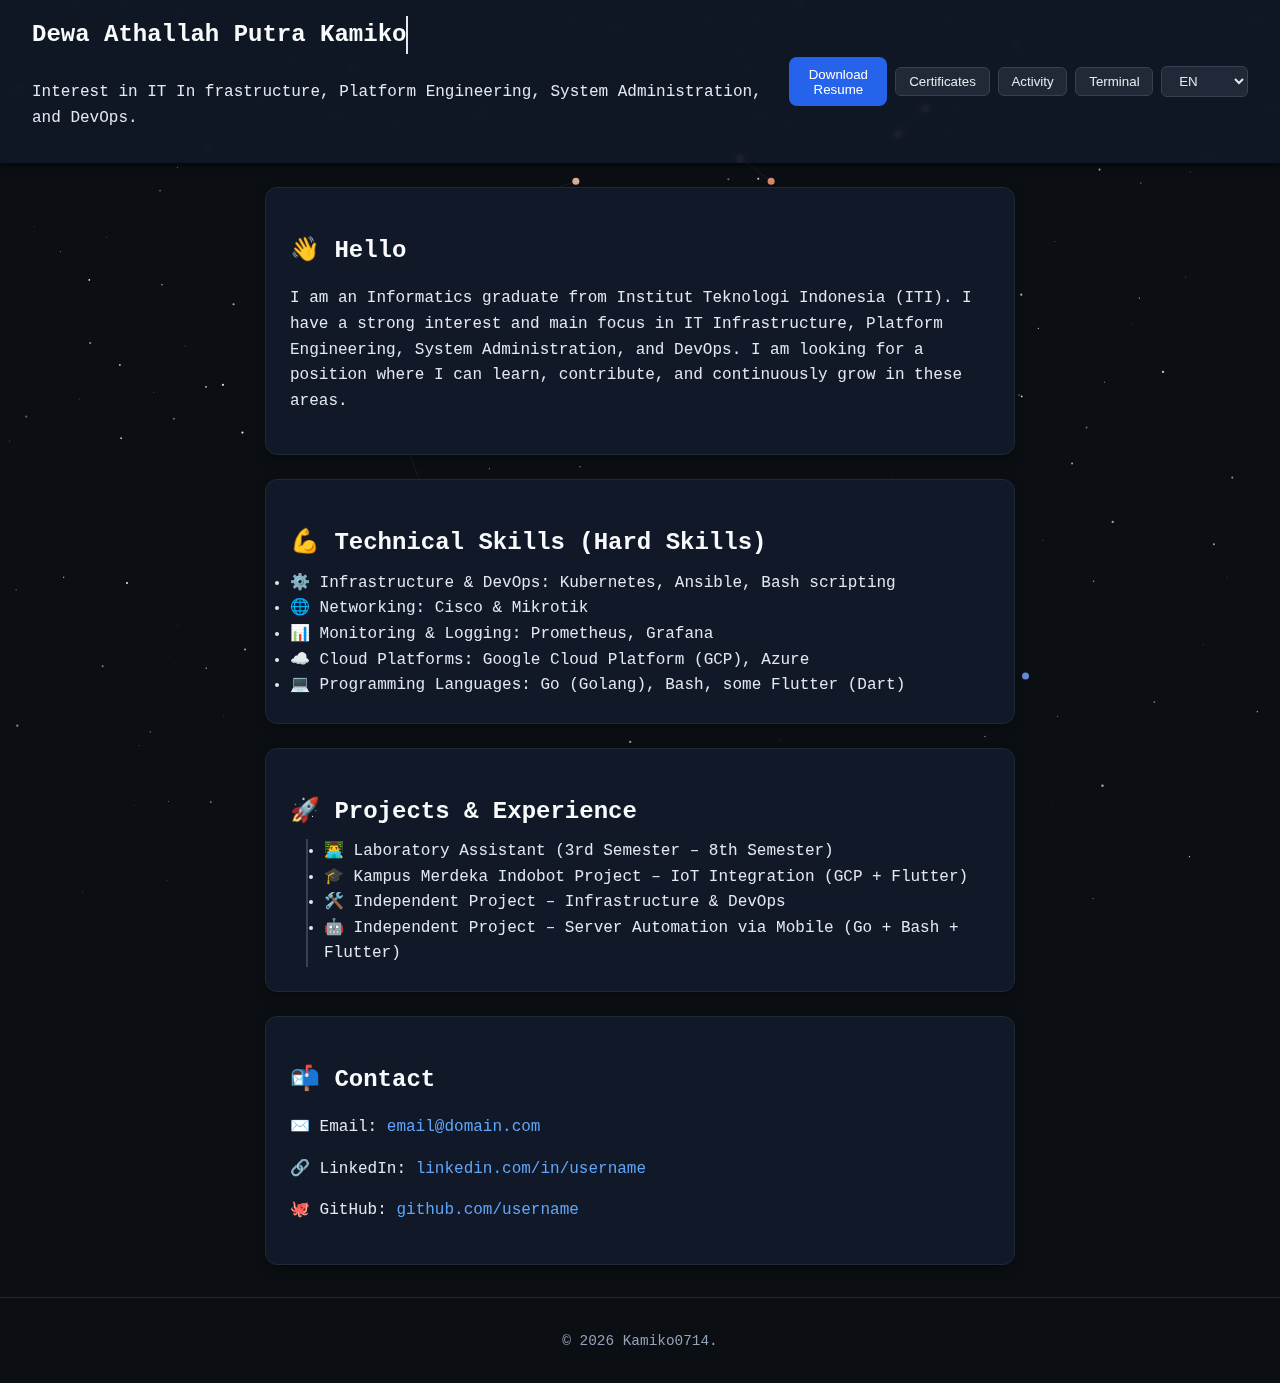
<file: Portofolio/index.html>
<!DOCTYPE html>
<html lang="id">
<head>
  <meta charset="UTF-8">
  <meta name="viewport" content="width=device-width, initial-scale=1.0">
  <title>Kamiko's Portofolio</title>
  <link rel="stylesheet" href="style.css">
</head>
<body>
  <canvas id="starfield"></canvas>
  <!-- Header -->
  <header>
    <div>
      <h1 id="name" class="typing">Dewa Athallah Putra Kamiko</h1>
      <p id="role">Interest in IT In  frastructure, Platform Engineering, System Administration, and DevOps.</p>
    </div>
    <nav>
      <button id="downloadBtn" class="glow-btn">Download CV</button>
      <button id="certBtn">Sertifikat</button>
      <button id="projBtn">Kegiatan</button>
      <button id="terminal-btn">Terminal</button>
      <select aria-label="label for the select" id="lang-switcher">
        <option value="id">ID</option>
        <option value="en">EN</option>
        <option value="jp">日本語</option>
      </select>
    </nav>
  </header>

  <!-- Halo Section -->
  <section class="card">
    <h2 id="hello-title">Halo 👋</h2>
    <p id="hello-text">
      Saya lulusan Informatika dari Institut Teknologi Indonesia (ITI) dengan minat dan fokus utama yang kuat di bidang IT Infrastructure, Platform Engineering, System Administration, dan DevOps. Saya mencari posisi di mana saya bisa belajar, berkontribusi, dan terus berkembang di area tersebut.
    </p>
  </section>

  <!-- Skills Section -->
  <section class="card">
    <h2 id="skills-title">Kemampuan Teknis (Hard Skills)</h2>
    <div id="skills-list">
      <span class="badge">Kubernetes</span>
      <span class="badge">Ansible</span>
      <span class="badge">Bash Scripting</span>
      <span class="badge">Cisco</span>
      <span class="badge">Mikrotik</span>
      <span class="badge">Prometheus</span>
      <span class="badge">Grafana</span>
      <span class="badge">Google Cloud</span>
      <span class="badge">Azure</span>
      <span class="badge">Go (Golang)</span>
      <span class="badge">Bash</span>
      <span class="badge">Flutter (Dart)</span>
    </div>
  </section>

<!-- Kegiatan Section -->
<section class="card">
  <h2 id="projects-title">Kegiatan & Pengalaman</h2>
  <div class="timeline" id="projects-desc">
    <div class="timeline-item">Asisten Laboratorium (Semester 3 – Semester 8)</div>
    <div class="timeline-item">Kegiatan Kampus Merdeka Indobot – Integrasi IoT (GCP + Flutter)</div>
    <div class="timeline-item">Kegiatan Mandiri – Infrastruktur & DevOps</div>
    <div class="timeline-item">Kegiatan Mandiri – Otomasi Server via Mobile (Go + Bash + Flutter)</div>
  </div>
</section>

  <!-- Contact Section -->
  <section class="card">
    <h2 id="contact-title">📬 Kontak</h2>
    <p>✉️ Email: <a href="mailto:email@domain.com">email@domain.com</a></p>
    <p>🔗 LinkedIn: <a href="https://linkedin.com/in/username">linkedin.com/in/username</a></p>
    <p>🐙 GitHub: <a href="https://github.com/username">github.com/username</a></p>
  </section>

  <!-- Terminal Modal -->
  <div class="modal" id="terminal-modal">
    <div class="modal-content">
      <span class="close-btn" id="close-terminal">X</span>
      <div class="terminal" id="terminal-box">
        <div class="output" id="terminal-welcome"></div>
        <div class="output" id="terminal-help"></div>
        <div id="output-container"></div>
        <div class="input-line">
          <label for="command-input" class="prompt">visitor@portfolio:~$</label>
          <input type="text" id="command-input" autofocus>
        </div>
      </div>
      <div class="locked-overlay" id="jp-locked" style="display:none;">
        <p>申し訳ありませんが、現在管理者は日本語を勉強中です。<br>
        Sorry, the admin is still learning Japanese for better results.</p>
      </div>
    </div>
  </div>

  <!-- Footer -->
  <footer>
    © <script>document.write(new Date().getFullYear());</script> <span id="footer-name">Kamiko0714</span>.
  </footer>

  <!-- Js  Files -->
  <script src="starfield.js"></script>
  <script src="js/lang-id.js" defer></script>
  <script src="js/lang-en.js" defer></script>
  <script src="js/lang-jp.js" defer></script>

  <!-- Main Script -->
  <script src="js/main.js" defer></script>  
</body>
</html>
</file>
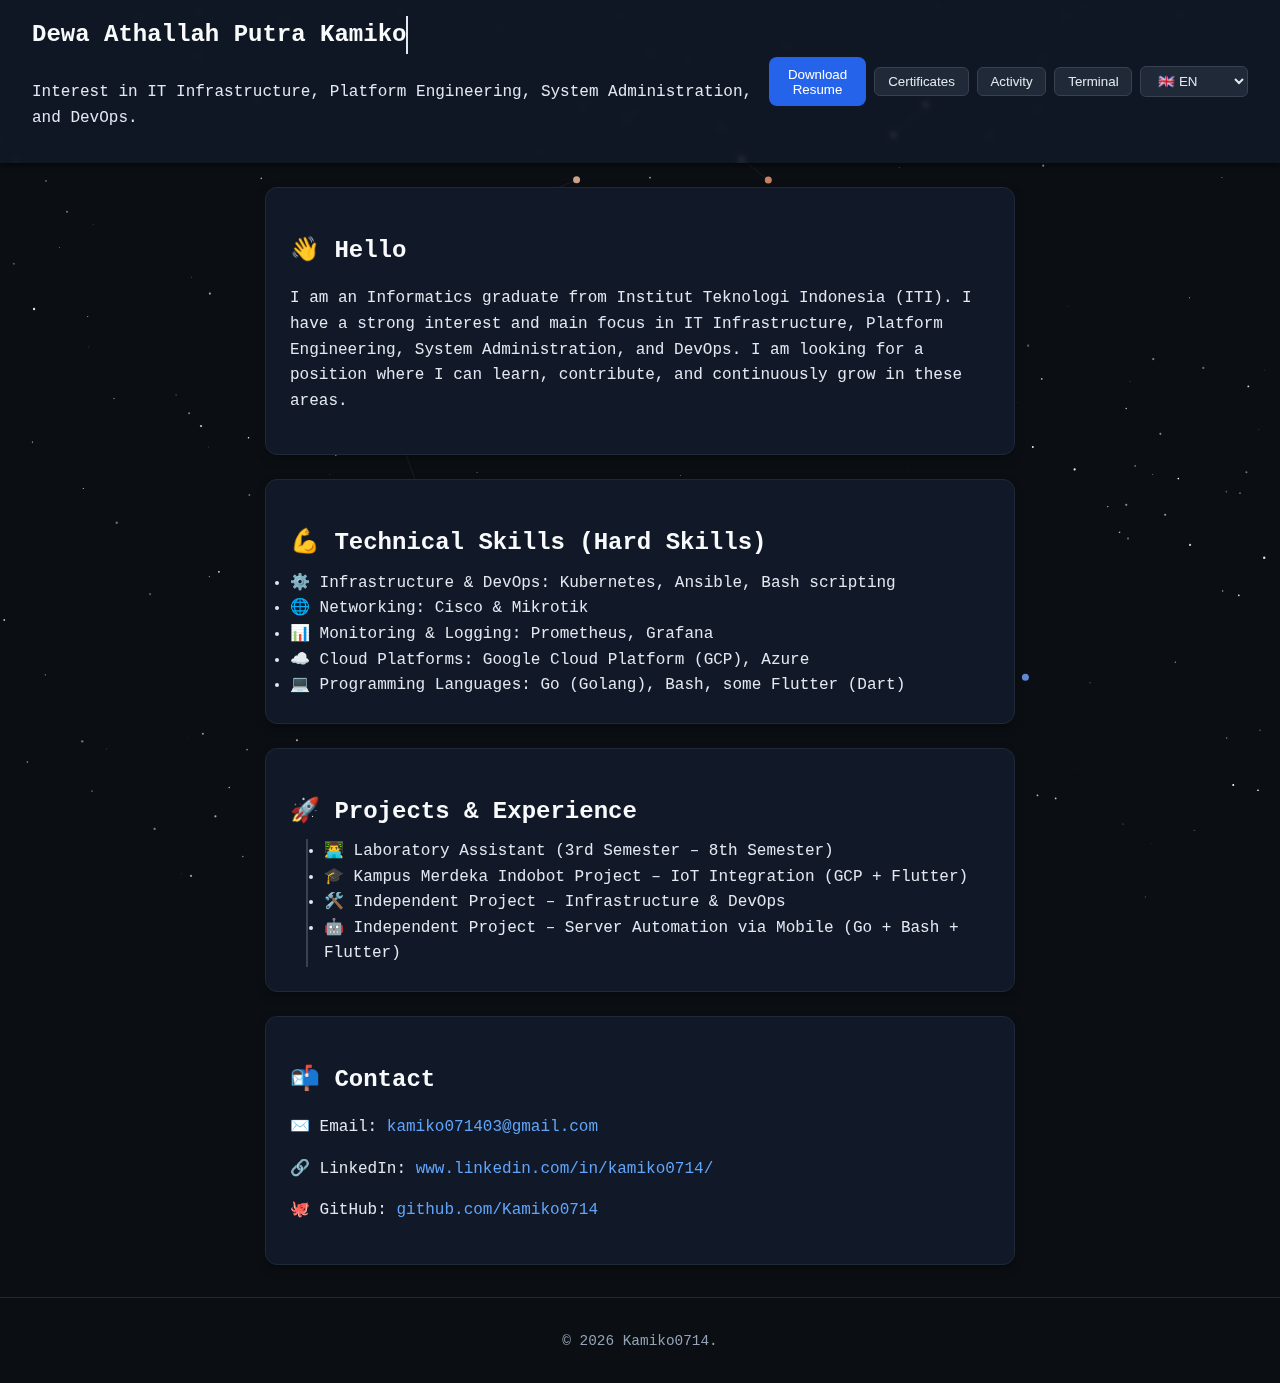
<file: Portofolio/portofolio.html>
<!DOCTYPE html>
<html lang="id">
<head>
  <meta charset="UTF-8">
  <meta name="viewport" content="width=device-width, initial-scale=1.0">
  <title>Kamiko's Portofolio</title>
  <link rel="stylesheet" href="style.css">
</head>

<body>
  <canvas id="starfield"></canvas>

  <!-- Header -->
  <header>
    <div class="header-info">
      <h1 id="name" class="typing">Dewa Athallah Putra Kamiko</h1>
      <p id="role">
        Interest in IT Infrastructure, Platform Engineering, System Administration, and DevOps.
      </p>
    </div>

    <!-- Tombol burger hanya muncul di mobile -->
    <button id="burger-menu-btn" class="burger-menu-btn" aria-label="Toggle Menu">☰</button>

    <!-- Tambahkan class "hidden-nav" agar nav selalu tertutup default -->
    <nav id="main-nav" class="hidden-nav" aria-label="Main Navigation">
      <button id="downloadBtn" class="glow-btn">Download CV</button>
      <button id="certBtn">Sertifikat</button>
      <button id="projBtn">Kegiatan</button>
      <button id="terminal-btn">Terminal</button>
      <select id="lang-switcher" aria-label="Language Switcher">
        <option value="id">🇮🇩 ID</option>
        <option value="en">🇬🇧 EN</option>
        <option value="jp">🇯🇵 日本語</option>
      </select>
    </nav>
  </header>

  <!-- Halo Section -->
  <section class="card">
    <h2 id="hello-title">Halo 👋</h2>
    <p id="hello-text">
      Saya lulusan Informatika dari Institut Teknologi Indonesia (ITI) dengan minat dan fokus utama yang kuat di
      bidang IT Infrastructure, Platform Engineering, System Administration, dan DevOps. Saya mencari posisi di mana
      saya bisa belajar, berkontribusi, dan terus berkembang di area tersebut.
    </p>
  </section>

  <!-- Skills Section -->
  <section class="card">
    <h2 id="skills-title">Kemampuan Teknis (Hard Skills)</h2>
    <div id="skills-list">
      <span class="badge">Kubernetes</span>
      <span class="badge">Ansible</span>
      <span class="badge">Bash Scripting</span>
      <span class="badge">Cisco</span>
      <span class="badge">Mikrotik</span>
      <span class="badge">Prometheus</span>
      <span class="badge">Grafana</span>
      <span class="badge">Google Cloud</span>
      <span class="badge">Azure</span>
      <span class="badge">Go (Golang)</span>
      <span class="badge">Bash</span>
      <span class="badge">Flutter (Dart)</span>
    </div>
  </section>

  <!-- Kegiatan Section -->
  <section class="card">
    <h2 id="projects-title">Kegiatan & Pengalaman</h2>
    <div class="timeline" id="projects-desc">
      <div class="timeline-item">Asisten Laboratorium (Semester 3 – Semester 8)</div>
      <div class="timeline-item">Kegiatan Kampus Merdeka Indobot – Integrasi IoT (GCP + Flutter)</div>
      <div class="timeline-item">Kegiatan Mandiri – Infrastruktur & DevOps</div>
      <div class="timeline-item">Kegiatan Mandiri – Otomasi Server via Mobile (Go + Bash + Flutter)</div>
    </div>
  </section>

  <!-- Contact Section -->
  <section class="card">
    <h2 id="contact-title">📬 Kontak</h2>
    <p>✉️ Email: <a href="mailto:kamiko071403@gmail.com">kamiko071403@gmail.com</a></p>
    <p>🔗 LinkedIn: <a href="https://www.linkedin.com/in/kamiko0714/">www.linkedin.com/in/kamiko0714/</a></p>
    <p>🐙 GitHub: <a href="https://github.com/Kamiko0714">github.com/Kamiko0714</a></p>
  </section>

  <!-- Terminal Modal -->
  <div class="modal" id="terminal-modal">
    <div class="modal-content">
      <span class="close-btn" id="close-terminal" aria-label="Close Terminal">X</span>
      <div class="terminal" id="terminal-box">
        <div class="output" id="terminal-welcome"></div>
        <div class="output" id="terminal-help"></div>
        <div id="output-container"></div>
        <div class="input-line">
          <label for="command-input" class="prompt">visitor@portfolio:~$</label>
          <input type="text" id="command-input" autofocus>
        </div>
      </div>
      <div class="locked-overlay" id="jp-locked" style="display:none;">
        <p>
          すみません、ただいまかんりしゃはよりよいけっかのためににほんごをべんきょうちゅうです。もうしわけありません、かんりしゃはまだにほんごをべんきょうしており、よりよいせいかをめざしています。
          <br>
          Sorry, the admin is still learning Japanese for better results.
        </p>
      </div>
    </div>
  </div>

  <!-- Footer -->
  <footer>
    © <script>document.write(new Date().getFullYear());</script>
    <span id="footer-name">Kamiko0714</span>.
  </footer>

  <!-- JS Files -->
  <script src="starfield.js"></script>
  <script src="js/lang-id.js" defer></script>
  <script src="js/lang-en.js" defer></script>
  <script src="js/lang-jp.js" defer></script>

  <!-- Tambahkan ini SEBELUM main.js -->
  <script>
    document.addEventListener("DOMContentLoaded", () => {
      const nav = document.getElementById("main-nav");
      const body = document.body;
      // Reset menu agar selalu tertutup di awal load/refresh
      nav.classList.remove("active");
      body.classList.remove("menu-active");
    });
  </script>

  <script src="js/main.js" defer></script>
</body>
</html>
</file>
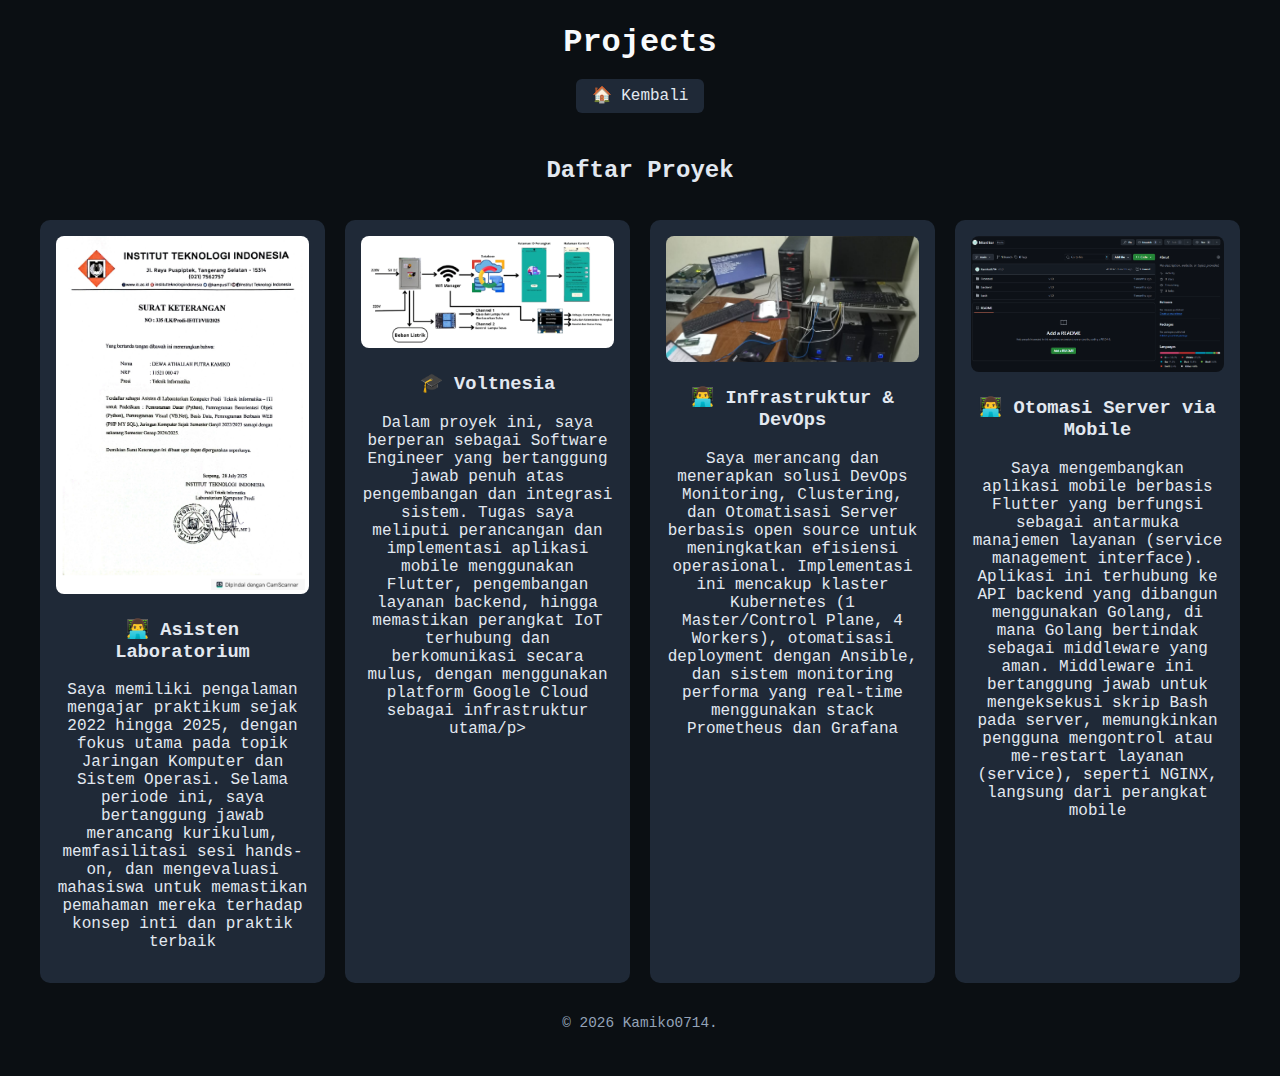
<file: Portofolio/projects.html>
<!DOCTYPE html>
<html lang="id">
<head>
  <meta charset="UTF-8" />
  <meta name="viewport" content="width=device-width, initial-scale=1.0"/>
  <title>Projects - Kamiko's Portofolio</title>
  <link rel="stylesheet" href="project.css">
</head>
<body>
  <header>
    <h1>Projects</h1>
    <nav>
      <a href="index.html">🏠 Kembali</a>
    </nav>
  </header>

  <main>
    <section>
      <h2 class="section-title">Daftar Proyek</h2>
      <article>
        <img src="sertifikat/1.jpg" alt="Asisten Laboratorium" class="popup-img">
        <h3>👨‍💻 Asisten Laboratorium</h3>
        <p>Saya memiliki pengalaman mengajar praktikum sejak 2022 hingga 2025, dengan fokus utama pada topik Jaringan Komputer dan Sistem Operasi. 
          Selama periode ini, saya bertanggung jawab merancang kurikulum, memfasilitasi sesi hands-on, 
          dan mengevaluasi mahasiswa untuk memastikan pemahaman mereka terhadap konsep inti dan praktik terbaik</p>
      </article>
      <article>
        <img src="projects/iot.png" alt="Voltnesia Flow" class="popup-img">
        <!-- <h3>🎓 <a href="https://contoh-iot.com" target="_blank" rel="noopener noreferrer">Voltnesia</a></h3> -->
         <h3>🎓 Voltnesia</h3>
        <p>Dalam proyek ini, saya berperan sebagai Software Engineer yang bertanggung jawab penuh atas pengembangan dan integrasi sistem. 
          Tugas saya meliputi perancangan dan implementasi aplikasi mobile menggunakan Flutter, pengembangan layanan backend, 
          hingga memastikan perangkat IoT terhubung dan berkomunikasi secara mulus, dengan menggunakan platform Google Cloud sebagai infrastruktur utama/p>
      </article>
      <article>
        <img src="projects/cluster.jpg" alt="Ilustrasi Cluster" class="popup-img">
        <h3>👨‍💻 Infrastruktur & DevOps</h3>
        <p>Saya merancang dan menerapkan solusi DevOps Monitoring, Clustering, dan Otomatisasi Server berbasis open source untuk meningkatkan efisiensi operasional. 
          Implementasi ini mencakup klaster Kubernetes (1 Master/Control Plane, 4 Workers), 
          otomatisasi deployment dengan Ansible, dan sistem monitoring performa yang real-time menggunakan stack Prometheus dan Grafana</p>
      </article>
      <article>
        <img src="projects/Otomasi Server.png" alt="Otomasi Server" class="popup-img">
        <h3>👨‍💻 Otomasi Server via Mobile</h3>
        <p>Saya mengembangkan aplikasi mobile berbasis Flutter yang berfungsi sebagai antarmuka manajemen layanan (service management interface). 
          Aplikasi ini terhubung ke API backend yang dibangun menggunakan Golang, di mana Golang bertindak sebagai middleware yang aman. 
          Middleware ini bertanggung jawab untuk mengeksekusi skrip Bash pada server, memungkinkan pengguna mengontrol atau me-restart layanan (service), seperti NGINX, langsung dari perangkat mobile</p>
      </article>
    </section>
  </main>

  <footer>
    © <script>document.write(new Date().getFullYear());</script> Kamiko0714.
  </footer>

  <!-- Modal -->
  <div id="imgModal" class="modal" role="dialog" aria-hidden="true" aria-modal="true" tabindex="-1">
    <button class="modal-close" aria-label="Tutup gambar">&times;</button>
    <img class="modal-content" id="modalImage" alt="">
    <p id="modalCaption" class="modal-caption"></p>
  </div>

  <script>
    const modal = document.getElementById("imgModal");
    const modalImg = document.getElementById("modalImage");
    const captionText = document.getElementById("modalCaption");
    const closeBtn = document.querySelector(".modal-close");

    document.querySelectorAll(".popup-img").forEach(img => {
      img.addEventListener("click", () => {
        modal.style.display = "flex";
        modalImg.src = img.src;
        modalImg.alt = img.alt;
        captionText.textContent = img.alt;
      });
    });

    closeBtn.addEventListener("click", () => modal.style.display = "none");

    modal.addEventListener("click", (e) => {
      if (e.target === modal) {
        modal.style.display = "none";
      }
    });

    document.addEventListener("keydown", (e) => {
      if (e.key === "Escape" && modal.style.display === "flex") {
        modal.style.display = "none";
      }
    });
  </script>
</body>
</html>

<!-- Asisten Laboratorium (Semester 3 – Semester 8)
Kegiatan Kampus Merdeka Indobot – Integrasi IoT (GCP + Flutter)
Kegiatan Mandiri – Infrastruktur & DevOps -->
</file>
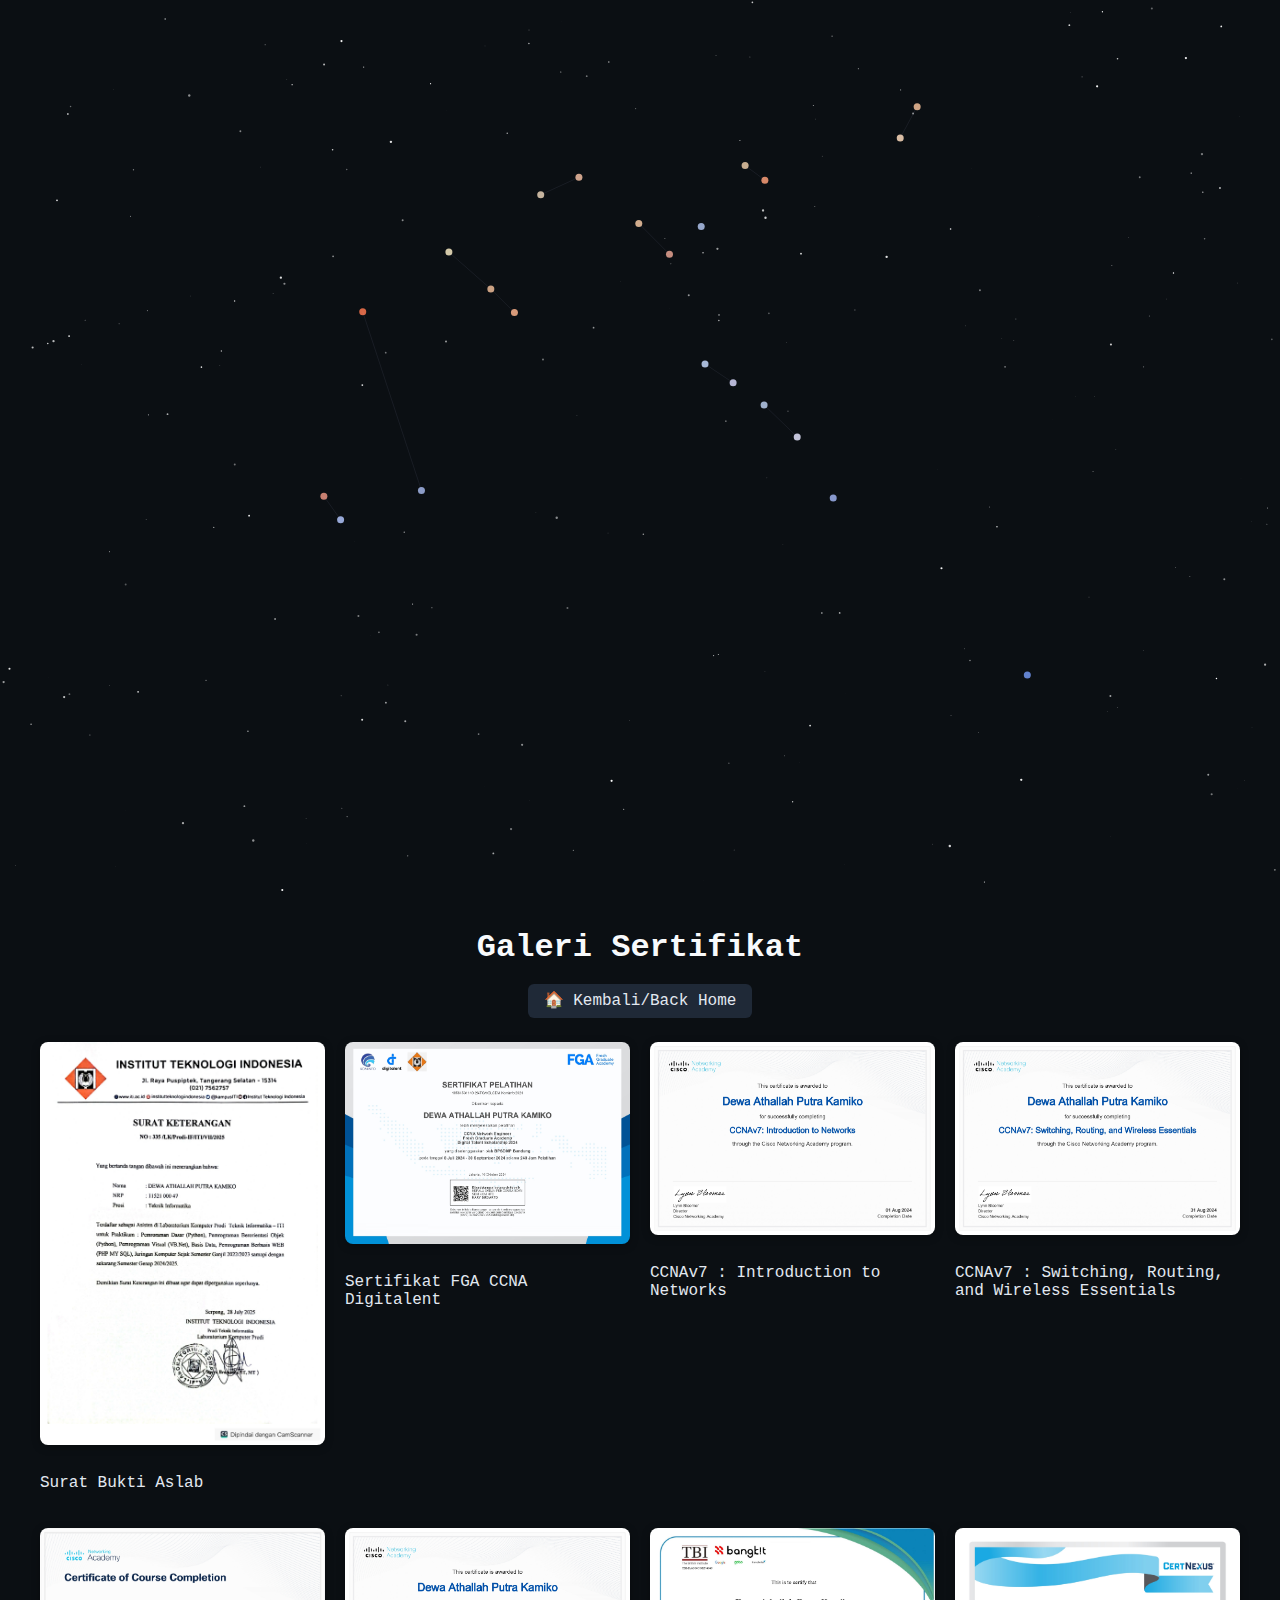
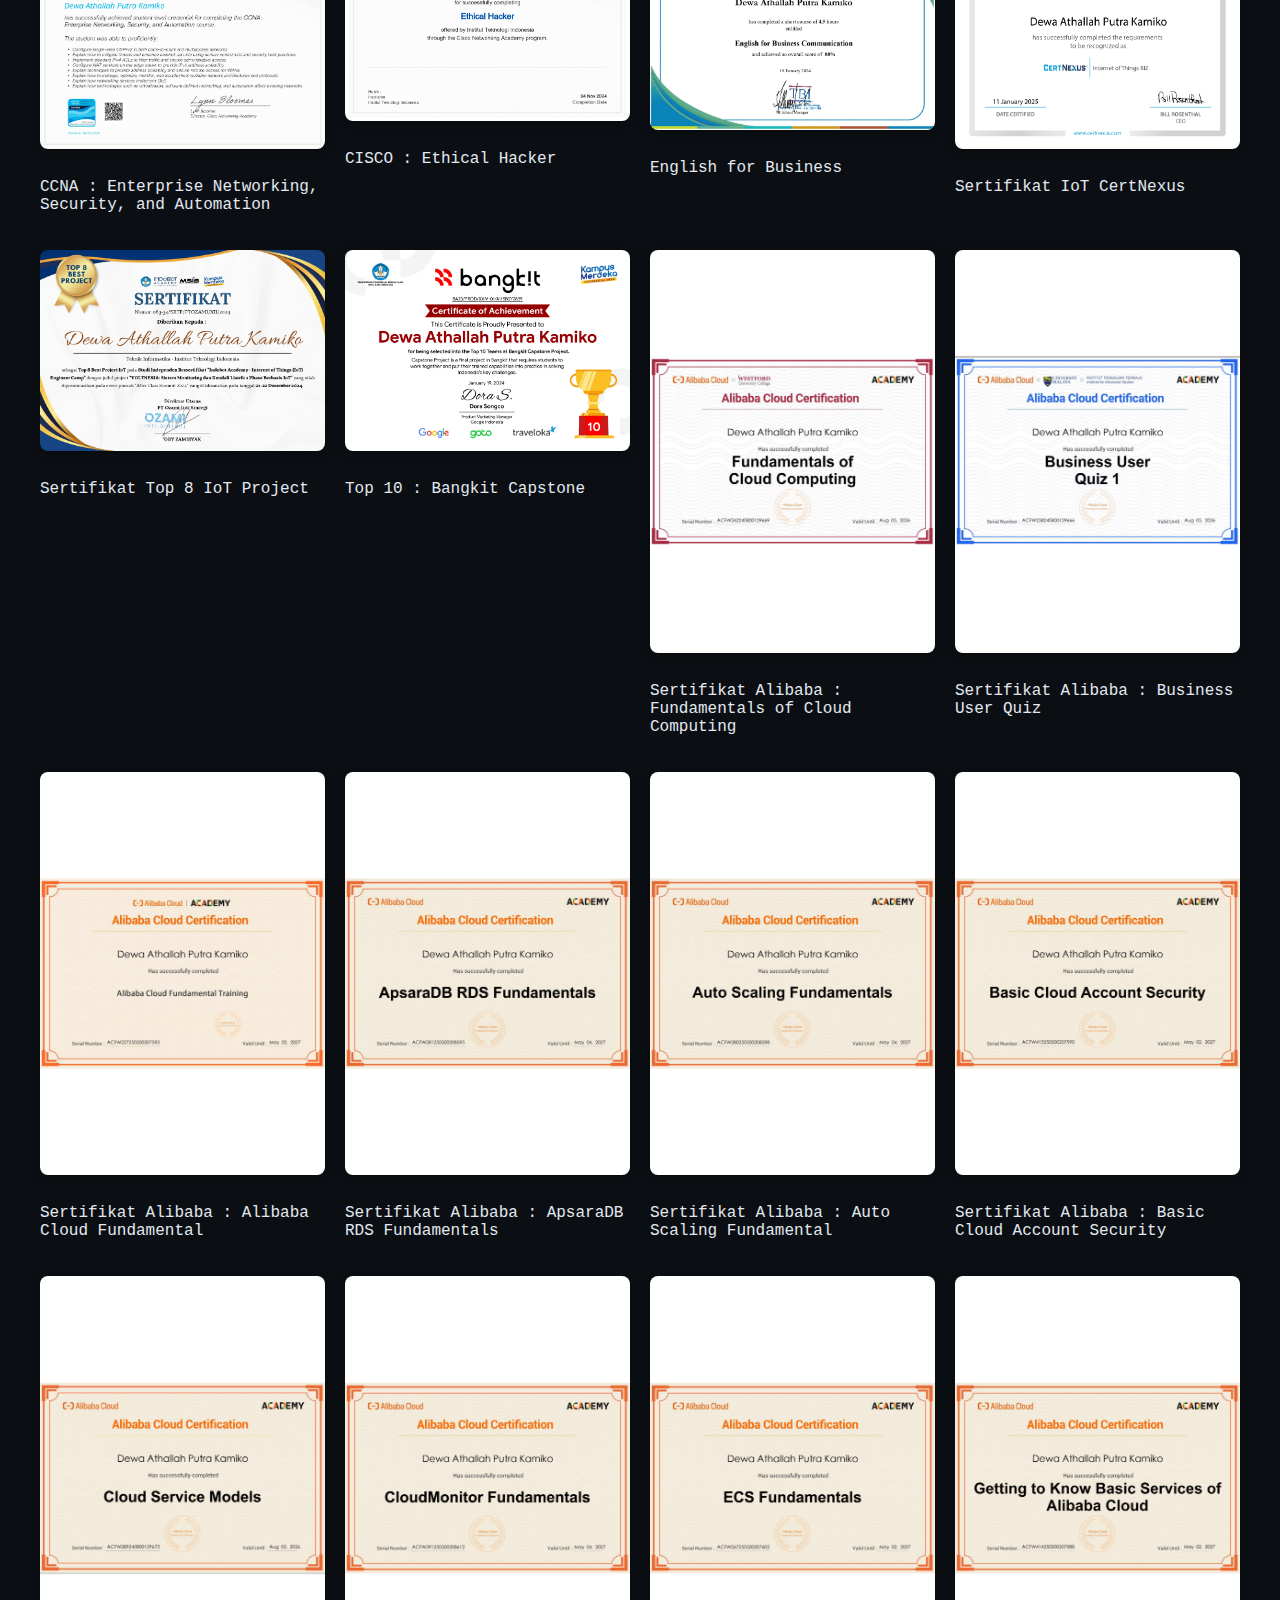
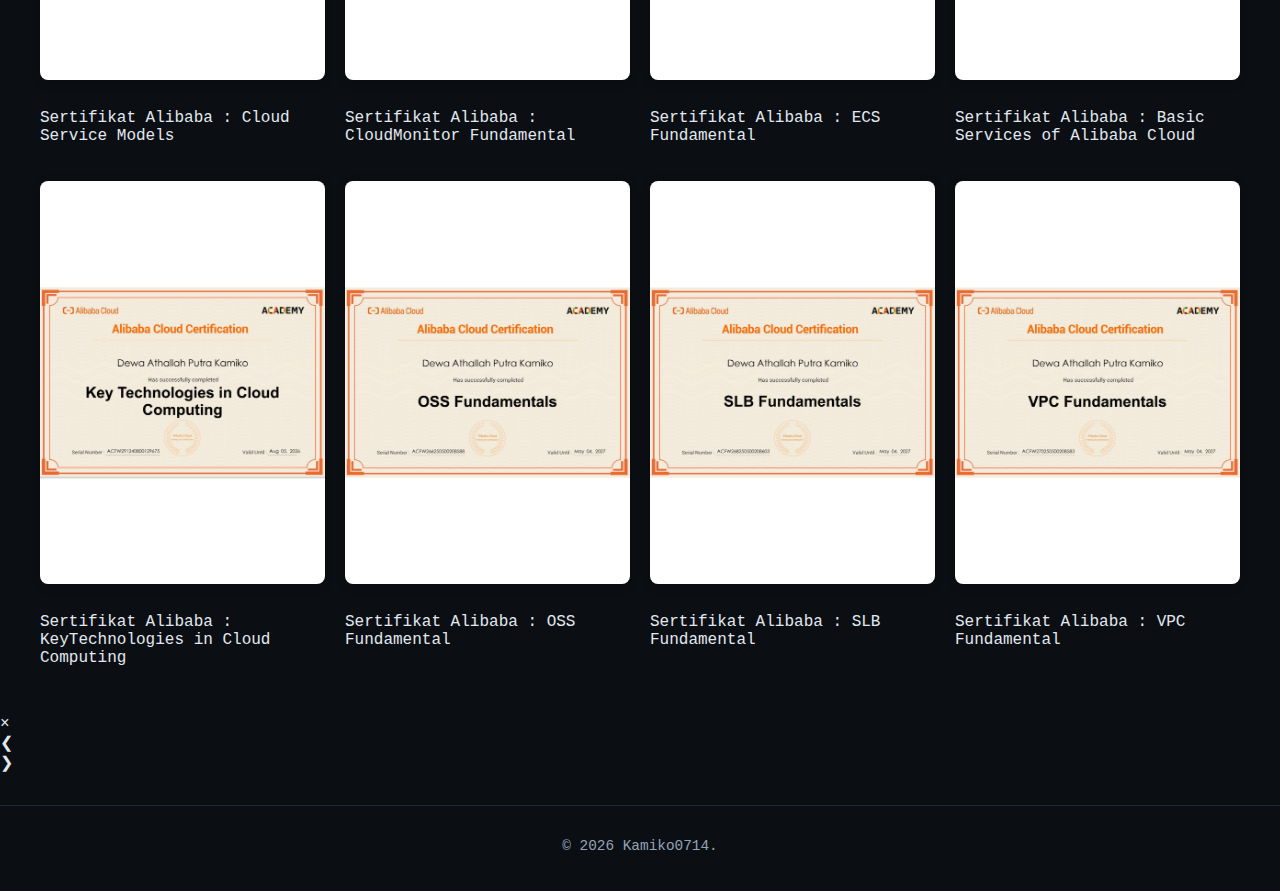
<file: Portofolio/sertifikat.html>
<!DOCTYPE html>
<html lang="id">
<head>
  <meta charset="UTF-8">
  <meta name="viewport" content="width=device-width, initial-scale=1.0">
  <title>Galeri Sertifikat - Kamiko's Portofolio</title>
  <link rel="stylesheet" href="sertif.css">
</head>
<body>
  <canvas id="starfield"></canvas>
  <header>
    <h1>Galeri Sertifikat</h1>
    <nav>
      <a href="portofolio.html">🏠 Kembali/Back Home</a>
    </nav>
  </header>

<main>
  <section class="sertifikat-gallery">
    <div>
      <img src="sertifikat/1.jpg" alt="Surat Bukti Aslab" class="thumb">
      <p>Surat Bukti Aslab</p>
    </div>  
    <div>
      <img src="sertifikat/2.jpg" alt="Sertifikat FGA CCNA Digitalent" class="thumb">
      <p>Sertifikat FGA CCNA Digitalent</p>
    </div>
    <div>
      <img src="sertifikat/3.jpg" alt="CCNAv7 : Introduction to Networks" class="thumb">
      <p>CCNAv7 : Introduction to Networks</p>
    </div>
    <div>
      <img src="sertifikat/4.jpg" alt="CCNAv7 : Switching, Routing, and Wireless Essentials" class="thumb">
      <p>CCNAv7 : Switching, Routing, and Wireless Essentials</p>
    </div>
    <div>
      <img src="sertifikat/5.jpg" alt="CCNA : Enterprise Networking, Security, and Automation" class="thumb">
      <p>CCNA : Enterprise Networking, Security, and Automation</p>
    </div>
    <div>
      <img src="sertifikat/6.jpg" alt="CISCO : Ethical Hacker" class="thumb">
      <p>CISCO : Ethical Hacker</p>
    </div>
    <div>
      <img src="sertifikat/7.jpg" alt="English for Business" class="thumb">
      <p>English for Business</p>
    </div>
    <div>
      <img src="sertifikat/8.jpg" alt="Sertifikat IoT CertNexus" class="thumb">
      <p>Sertifikat IoT CertNexus</p>
    </div>
    <div>
      <img src="sertifikat/9.jpg" alt="Sertifikat Top 8 IoT Project" class="thumb">
      <p>Sertifikat Top 8 IoT Project</p>
    </div>
    <div>
      <img src="sertifikat/10.jpg" alt="Top 10 : Bangkit Capstone" class="thumb">
      <p>Top 10 : Bangkit Capstone</p>
    </div>
    <div>
      <img src="sertifikat/11.jpg" alt="Sertifikat Alibaba : Fundamentals of Cloud Computing" class="thumb">
      <p>Sertifikat Alibaba : Fundamentals of Cloud Computing</p>
    </div>
    <div>
      <img src="sertifikat/12.jpg" alt="Sertifikat Alibaba : Business User Quiz" class="thumb">
      <p>Sertifikat Alibaba : Business User Quiz</p>
    </div>
    <div>
      <img src="sertifikat/13.jpg" alt="Sertifikat Alibaba : Alibaba Cloud Fundamental" class="thumb">
      <p>Sertifikat Alibaba : Alibaba Cloud Fundamental</p>
    </div>
    <div>
      <img src="sertifikat/14.jpg" alt="Sertifikat Alibaba : ApsaraDB RDS Fundamentals" class="thumb">
      <p>Sertifikat Alibaba : ApsaraDB RDS Fundamentals</p>
    </div>
    <div>
      <img src="sertifikat/15.jpg" alt="Sertifikat Alibaba : Auto Scaling Fundamental" class="thumb">
      <p>Sertifikat Alibaba : Auto Scaling Fundamental</p>
    </div>
    <div>
      <img src="sertifikat/16.jpg" alt="Sertifikat Alibaba : Basic Cloud Account Security" class="thumb">
      <p>Sertifikat Alibaba : Basic Cloud Account Security</p>
    </div>
    <div>
      <img src="sertifikat/17.jpg" alt="Sertifikat Alibaba : Cloud Service Models" class="thumb">
      <p>Sertifikat Alibaba : Cloud Service Models</p>
    </div>
    <div>
      <img src="sertifikat/18.jpg" alt="Sertifikat Alibaba : CloudMonitor Fundamental" class="thumb">
      <p>Sertifikat Alibaba : CloudMonitor Fundamental</p>
    </div>
    <div>
      <img src="sertifikat/19.jpg" alt="Sertifikat Alibaba : ECS Fundamental" class="thumb">
      <p>Sertifikat Alibaba : ECS Fundamental</p>
    </div>
    <div>
      <img src="sertifikat/20.jpg" alt="Sertifikat Alibaba : Basic Services of Alibaba Cloud" class="thumb">
      <p>Sertifikat Alibaba : Basic Services of Alibaba Cloud</p>
    </div>
    <div>
      <img src="sertifikat/21.jpg" alt="Sertifikat Alibaba : KeyTechnologies in Cloud Computing" class="thumb">
      <p>Sertifikat Alibaba : KeyTechnologies in Cloud Computing</p>
    </div>
    <div>
      <img src="sertifikat/22.jpg" alt="Sertifikat Alibaba : OSS Fundamental" class="thumb">
      <p>Sertifikat Alibaba : OSS Fundamental</p>
    </div>
    <div>
      <img src="sertifikat/23.jpg" alt="Sertifikat Alibaba : SLB Fundamental" class="thumb">
      <p>Sertifikat Alibaba : SLB Fundamental</p>
    </div>
    <div>
      <img src="sertifikat/24.jpg" alt="Sertifikat Alibaba : VPC Fundamental" class="thumb">
      <p>Sertifikat Alibaba : VPC Fundamental</p>
    </div>
  </section>
</main>

  <!-- Modal Lightbox -->
  <div id="lightbox" class="lightbox">
    <span class="close">&times;</span>
    <img class="lightbox-content" id="lightbox-img" alt="">
    <div id="caption"></div>
  </div>

  <footer>
    © <script>document.write(new Date().getFullYear());</script> Kamiko0714.
  </footer>

<script src="starfield.js"></script>
<script>
  const modal = document.getElementById("lightbox");
  const modalImg = document.getElementById("lightbox-img");
  const captionText = document.getElementById("caption");
  const closeBtn = document.querySelector(".close");
  const thumbs = Array.from(document.querySelectorAll(".thumb"));

  let currentIndex = 0;
  let scale = 1;
  let isDragging = false;
  let startX, startY, translateX = 0, translateY = 0;

  // Tambahkan tombol navigasi
  const prevBtn = document.createElement("div");
  const nextBtn = document.createElement("div");
  prevBtn.id = "prev";
  nextBtn.id = "next";
  prevBtn.classList.add("lightbox-nav");
  nextBtn.classList.add("lightbox-nav");
  prevBtn.innerHTML = "&#10094;";
  nextBtn.innerHTML = "&#10095;";
  modal.appendChild(prevBtn);
  modal.appendChild(nextBtn);

  // Fungsi tampil gambar
  function showImage(index) {
    if (index < 0) index = thumbs.length - 1;
    if (index >= thumbs.length) index = 0;
    currentIndex = index;

    const img = thumbs[currentIndex];
    modalImg.src = img.src;
    captionText.textContent = img.alt.replace(/[<>❮❯]/g, "").trim();
    modal.classList.add("show");

    // reset zoom & posisi
    scale = 1;
    translateX = translateY = 0;
    modalImg.style.transform = `translate(0,0) scale(1)`;
  }

  thumbs.forEach((img, i) => {
    img.addEventListener("click", () => showImage(i));
  });

  prevBtn.addEventListener("click", e => {
    e.stopPropagation();
    showImage(currentIndex - 1);
  });

  nextBtn.addEventListener("click", e => {
    e.stopPropagation();
    showImage(currentIndex + 1);
  });

  closeBtn.onclick = () => modal.classList.remove("show");
  modal.onclick = e => {
    if (e.target === modal) modal.classList.remove("show");
  };

  // Zoom pakai scroll
  modalImg.addEventListener("wheel", e => {
    e.preventDefault();
    scale += e.deltaY * -0.001;
    scale = Math.min(Math.max(1, scale), 3);
    modalImg.style.transform = `translate(${translateX}px, ${translateY}px) scale(${scale})`;
  });

  // Drag gambar saat zoom
  modalImg.addEventListener("mousedown", e => {
    if (scale <= 1) return;
    isDragging = true;
    startX = e.clientX - translateX;
    startY = e.clientY - translateY;
    modalImg.style.cursor = "grabbing";
  });

  window.addEventListener("mouseup", () => {
    isDragging = false;
    modalImg.style.cursor = "grab";
  });

  window.addEventListener("mousemove", e => {
    if (!isDragging) return;
    translateX = e.clientX - startX;
    translateY = e.clientY - startY;
    modalImg.style.transform = `translate(${translateX}px, ${translateY}px) scale(${scale})`;
  });

  // Navigasi keyboard
  window.addEventListener("keydown", e => {
    if (!modal.classList.contains("show")) return;
    if (e.key === "ArrowLeft") showImage(currentIndex - 1);
    if (e.key === "ArrowRight") showImage(currentIndex + 1);
    if (e.key === "Escape") modal.classList.remove("show");
  });
</script>
</body>
</html>
</file>
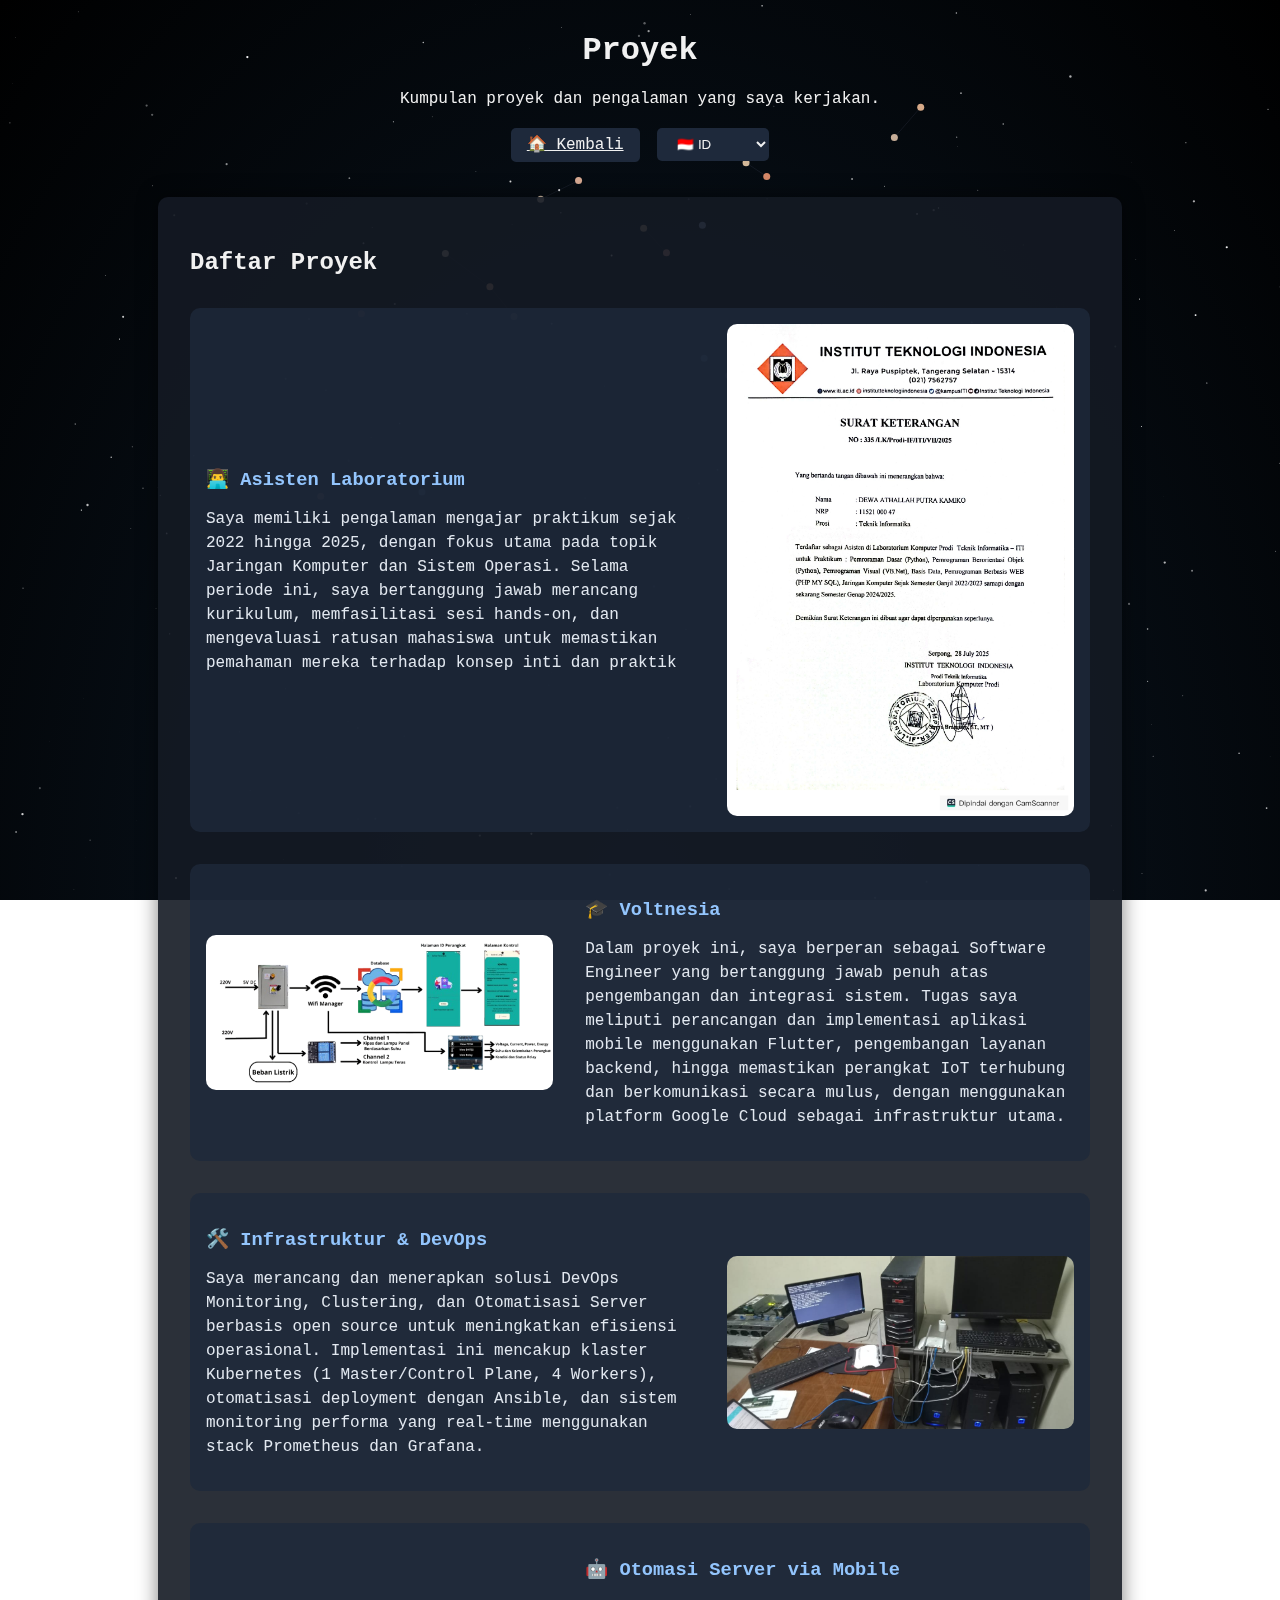
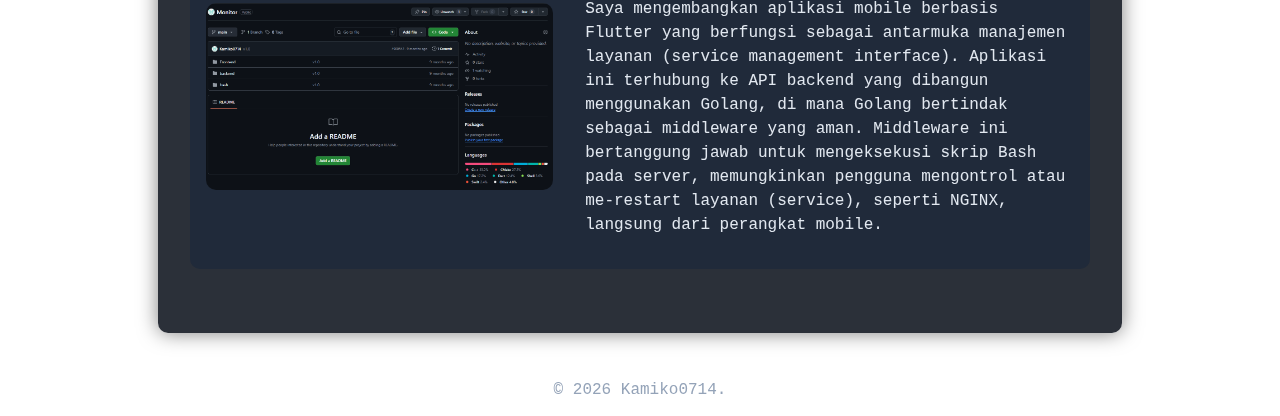
<file: Portofolio/projects/projects.html>
<!DOCTYPE html>
<html lang="id">
<head>
  <meta charset="UTF-8">
  <meta name="viewport" content="width=device-width, initial-scale=1.0">
  <title>Projects - Kamiko's Portfolio</title>
  <link rel="stylesheet" href="project.css">
</head>
<body>
  <canvas id="starfield"></canvas>

  <header>
    <div>
      <h1 id="page-title" class="typing">Projects</h1>
      <p id="page-subtitle">Kumpulan proyek dan pengalaman yang saya kerjakan.</p>
    </div>
    <nav>
      <a href="../portofolio.html" id="backHome">🏠 Kembali</a>
      <select aria-label="Language Selector" id="lang-switcher">
        <option value="id">🇮🇩 ID</option>
        <option value="en">🇬🇧 EN</option>
        <option value="jp">🇯🇵 日本語</option>
      </select>
    </nav>
  </header>

  <main>
    <section class="card">
      <h2 id="listTitle">Daftar Proyek</h2>

      <div class="project-item">
        <img src="../sertifikat/1.jpg" alt="Asisten Laboratorium" class="project-img" loading="lazy">
        <div class="project-text">
          <h3 class="proj-title">👨‍💻 Asisten Laboratorium</h3>
          <p class="proj-desc">Deskripsi awal...</p>
        </div>
      </div>

      <div class="project-item">
        <img src="../projects/img/iot.png" alt="Voltnesia IoT Project" class="project-img" loading="lazy">
        <div class="project-text">
          <h3 class="proj-title">🎓 Voltnesia</h3>
          <p class="proj-desc">Deskripsi awal...</p>
        </div>
      </div>

      <div class="project-item">
        <img src="../projects/img/cluster.jpg" alt="Infrastruktur & DevOps" class="project-img" loading="lazy">
        <div class="project-text">
          <h3 class="proj-title">👨‍💻 Infrastruktur & DevOps</h3>
          <p class="proj-desc">Deskripsi awal...</p>
        </div>
      </div>

      <div class="project-item">
        <img src="../projects/img/Otomasi Server.png" alt="Otomasi Server via Mobile" class="project-img" loading="lazy">
        <div class="project-text">
          <h3 class="proj-title">📱 Otomasi Server via Mobile</h3>
          <p class="proj-desc">Deskripsi awal...</p>
        </div>
      </div>
    </section>
  </main>

  <footer>
    © <script>document.write(new Date().getFullYear());</script>
    <span id="footer-name">Kamiko0714</span>.
  </footer>

  <!-- Modal gambar -->
  <div id="imgModal" class="img-modal" role="dialog" aria-modal="true" tabindex="-1">
    <span class="close" aria-label="Tutup tampilan gambar">&times;</span>
    <img class="modal-content" id="modalImage" alt="Tampilan penuh proyek">
  </div>

  <!-- Script -->
  <script src="../starfield.js" defer></script>
  <script src="../projects/lang/id.js" defer></script>
  <script src="../projects/lang/en.js" defer></script>
  <script src="../projects/lang/jp.js" defer></script>
  <script src="../projects/lang-switcher.js" defer></script>
  <script src="../projects/image-popup.js" defer></script>
</body>
</html>
</file>
<file: Portofolio/style.css>
/* === Global Style === */
body {
  background-color: #0b0f13;
  color: #e2e8f0;
  font-family: 'Fira Code', monospace;
  margin: 0;
  padding: 0;
  line-height: 1.6;
}

h1, h2, h3 {
  color: #f8fafc;
  margin-bottom: 0.5rem;
}

a {
  color: #60a5fa;
  text-decoration: none;
}
a:hover {
  text-decoration: underline;
}

/* === Header & Navigation (Desktop) === */
header {
  display: flex;
  justify-content: space-between;
  align-items: center;
  padding: 1rem 2rem;
  background-color: rgba(17, 24, 39, 0.9); /* transparan dikit */
  backdrop-filter: blur(2.5px); /* efek kaca */
  box-shadow: 0 2px 6px rgba(0, 0, 0, 0.6); /* kasih bayangan biar melayang */
  position: sticky;
  top: 0;
  z-index: 50;
  /* Atur sebagai relative agar tombol burger di mobile bisa diposisikan absolute */
  position: relative; 
}

header h1 {
  font-size: 1.5rem;
  margin: 0;
}

/* Navigasi Desktop (Normal) */
nav {
  display: flex;
  align-items: center;
  gap: 0.5rem;
}

nav a, nav button, nav select {
  background: #1f2937;
  border: 1px solid #374151;
  color: #e2e8f0;
  padding: 0.4rem 0.8rem;
  border-radius: 6px;
  cursor: pointer;
  transition: background 0.2s, transform 0.2s;
}

nav a:hover, nav button:hover {
  background: #2563eb;
  transform: translateY(-2px);
}

/* Sembunyikan tombol burger di Desktop */
.burger-menu-btn {
    display: none; 
}

/* === Sections === */
section {
  max-width: 800px;
  margin: 2rem auto;
  padding: 0 1rem;
}

ul {
  padding-left: 1.2rem;
}

/* === Card === */
.card {
  background: #111827;
  border: 1px solid #1f2937;
  border-radius: 12px;
  padding: 1.5rem;
  margin: 1.5rem auto; 
  max-width: 700px; 
  box-shadow: 0 4px 10px rgba(0, 0, 0, 0.3);
  transition: transform 0.2s ease;
  text-align: left; 
}
.card:hover {
  transform: translateY(-4px);
}


/* === Badges === */
.badge {
  display: inline-block;
  background: #1f2937;
  border: 1px solid #374151;
  color: #e2e8f0;
  padding: 0.3rem 0.7rem;
  margin: 0.2rem;
  border-radius: 9999px;
  font-size: 0.85rem;
  transition: background 0.2s;
}
.badge:hover {
  background: #2563eb;
}

/* === Timeline === */
.timeline {
  border-left: 2px solid #374151;
  margin-left: 1rem;
  padding-left: 1rem;
}
.timeline-item {
  margin-bottom: 1.2rem;
  position: relative;
}
.timeline-item::before {
  content: "•";
  position: absolute;
  left: -1.3rem;
  color: #2563eb;
  font-size: 1.2rem;
}

/* === Typing Animation === */
.typing {
  border-right: 2px solid #e2e8f0;
  white-space: nowrap;
  overflow: hidden;
  display: inline-block;
  animation: typing 4s steps(26, end), blink 0.7s step-end infinite;
}
@keyframes typing {
  from { width: 0 }
  to { width: 45% }
}
@keyframes blink {
  50% { border-color: transparent }
}

/* === Buttons (Glow) === */
.glow-btn {
  background: #2563eb;
  color: white;
  border: none;
  padding: 0.6rem 1.2rem;
  border-radius: 8px;
  cursor: pointer;
  transition: box-shadow 0.3s ease, transform 0.2s ease;
}
.glow-btn:hover {
  box-shadow: 0 0 10px #2563eb, 0 0 20px #2563eb;
  transform: translateY(-2px);
}

/* === Footer === */
footer {
  text-align: center;
  padding: 2rem;
  color: #94a3b8;
  font-size: 0.9rem;
  border-top: 1px solid #1f2937;
  margin-top: 2rem;
}

/* === Modal (Terminal) === */
.modal {
  display: none;
  position: fixed;
  z-index: 10;
  left: 0;
  top: 0;
  width: 100%;
  height: 100%;
  overflow: auto;
  background: rgba(0, 0, 0, 0.6);
  justify-content: center;
  align-items: center;
}

.modal-content {
  background: #1e1e1e;
  padding: 1rem;
  border-radius: 8px;
  width: 90%;
  max-width: 800px;
  position: relative;
}

.close-btn {
  position: absolute;
  right: 10px;
  top: 5px;
  font-size: 1.2rem;
  color: #e2e8f0;
  cursor: pointer;
}

.terminal {
  background-color: #1e1e1e;
  color: #00ff00;
  padding: 1rem;
  border-radius: 8px;
  font-size: 0.95rem;
  min-height: 300px;
  overflow-y: auto;
}

.prompt {
  color: #4caf50;
}

.input-line {
  display: flex;
  align-items: center;
}

#command-input {
  background: transparent;
  border: none;
  color: #00ff00;
  font-family: inherit;
  flex: 1;
  margin-left: 5px;
  outline: none;
}

.output {
  margin: 0.4rem 0;
}

/* === Starfield Background === */
#starfield {
  position: fixed;
  top: 0;
  left: 0;
  width: 100%;
  height: 100%;
  z-index: -1;
  background: #0b0f13;
  pointer-events: none; 
  display: block;
}

/* === Responsive Design (Mobile: Max 768px) === */
@media (max-width: 768px) {
    
    /* Perbaikan Header Mobile */
    header {
        /* Kembali ke layout baris agar nama dan burger sejajar */
        flex-direction: row; 
        align-items: center;
        padding: 1rem;
    }
    
    /* Batasi lebar teks agar tidak menimpa tombol burger */
    header div {
        width: 75%; 
    }
    
    /* 1. Tampilkan Tombol Burger */
    .burger-menu-btn {
        display: block; 
        position: absolute;
        top: 1rem; /* Jarak dari atas header */
        right: 1rem; /* Jarak dari kanan header */
        background: none;
        border: none;
        color: white; 
        font-size: 24px;
        cursor: pointer;
        z-index: 1001; 
    }

    /* 2. Navigasi Mobile (KUNCI: Sembunyikan secara default) */
    #main-nav {
        display: none; /* Sembunyikan default */
        
        /* Gaya Overlay Mobile */
        flex-direction: column;
        position: fixed; 
        top: 0;
        right: 0; /* Menu muncul dari kanan */
        width: 70%; /* Lebar menu */
        height: 100%; 
        background-color: #111827; /* Latar belakang menu */
        padding: 80px 20px 20px;
        z-index: 1000;
        box-shadow: -5px 0 15px rgba(0, 0, 0, 0.5);

        /* Animasi Slide */
        transition: transform 0.3s ease-in-out;
        transform: translateX(100%); /* Sembunyikan di luar layar (ke kanan) */
    }

    /* 3. Aturan Tampilkan Navigasi */
    #main-nav.active {
        display: flex; 
        transform: translateX(0); /* Geser masuk ke layar */
    }

    /* 4. Gaya Tombol di dalam Burger */
    #main-nav button,
    #main-nav select {
        width: 100%; 
        margin-bottom: 15px; 
        padding: 15px;
        text-align: center;
    }

    /* Perbaikan Responsive Lain */
    .typing {
        /* Animasi di mobile */
        animation: typing 3s steps(20, end), blink 0.7s step-end infinite;
    }
    @keyframes typing {
        from { width: 0 }
        to { width: 100% } 
    }
    
    .timeline {
        /* Hilangkan border vertikal di mobile */
        border-left: none;
        padding-left: 0;
        margin-left: 0;
    }
    .timeline-item::before {
        /* Hilangkan bullet point custom di mobile */
        display: none;
    }
    
    .modal-content {
        width: 95%;
        height: 90%;
    }
}

@media (max-width: 480px) {
  h1 {
    font-size: 1.2rem;
  }
  h2 {
    font-size: 1rem;
  }
  .badge {
    font-size: 0.75rem;
    padding: 0.2rem 0.5rem;
  }
}
</file>
<file: Portofolio/project.css>
/* === Global Styles === */
body {
  background-color: #0b0f13;
  color: #e2e8f0;
  font-family: 'Fira Code', monospace;
  margin: 0;
  padding: 0;
}

h1 {
  color: #f8fafc;
  text-align: center;
  margin: 1.5rem 0;
}

/* === Navigation === */
nav {
  text-align: center;
  margin-bottom: 2rem;
}

nav a {
  background: #1f2937;
  color: #e2e8f0;
  padding: 0.5rem 1rem;
  border-radius: 6px;
  text-decoration: none;
  transition: background 0.2s, transform 0.2s;
}

nav a:hover {
  background: #2563eb;
  transform: translateY(-2px);
}

/* === Layout Artikel === */
section {
  display: grid;
  grid-template-columns: repeat(auto-fit, minmax(280px, 1fr));
  gap: 20px;
  max-width: 1200px;
  margin: 0 auto 2rem;
  padding: 0 1rem;
}

.section-title {
  grid-column: 1 / -1;
  text-align: center;
  margin-bottom: 1rem;
}

article {
  background: #1f2937;
  border-radius: 10px;
  padding: 1rem;
  text-align: center;
  transition: transform 0.2s, box-shadow 0.2s;
}

article:hover {
  transform: translateY(-3px);
  box-shadow: 0 6px 15px rgba(0,0,0,0.4);
}

article img {
  width: 100%;
  border-radius: 8px;
  cursor: pointer;
  transition: transform 0.2s;
}

article img:hover {
  transform: scale(1.03);
}

/* Link di dalam artikel */
article a {
  color: aqua;
  text-decoration: none;
  font-weight: bold;
  transition: color 0.2s;
}

article a:hover {
  color: #7fffd4; /* aquamarine */
  text-decoration: underline;
}

/* === Modal === */
.modal {
  display: none;
  position: fixed;
  z-index: 2000;
  left: 0;
  top: 0;
  width: 100%; 
  height: 100%;
  background: rgba(0,0,0,0.85);
  justify-content: center;
  align-items: center;
  flex-direction: column;
  padding: 20px;
}

.modal-content {
  max-width: 90%;
  max-height: 80vh;
  border-radius: 10px;
  box-shadow: 0 4px 20px rgba(0,0,0,0.8);
}

.modal-caption {
  margin-top: 0.5rem;
  font-size: 1rem;
  color: #e2e8f0;
  text-align: center;
}

.modal-close {
  position: absolute;
  top: 20px;
  right: 30px;
  background: none;
  border: none;
  color: #fff;
  font-size: 2rem;
  font-weight: bold;
  cursor: pointer;
  transition: color 0.2s;
}

.modal-close:hover {
  color: #60a5fa;
}

/* === Footer === */
footer {
  text-align: center;
  margin: 2rem 0;
  font-size: 0.9rem;
  color: #94a3b8;
}

/* === Responsive === */
@media (max-width: 480px) {
  section {
    grid-template-columns: 1fr;
  }
  .modal-content {
    max-width: 100%;
    max-height: 70vh;
  }
}
</file>
<file: Portofolio/sertif.css>
/* === Basic === */
body {
  background-color: #0b0f13;
  color: #e2e8f0;
  font-family: 'Fira Code', monospace;
  margin: 0;
  padding: 0;
}

h1 {
  color: #f8fafc;
  text-align: center;
  margin: 1.5rem 0;
}

nav {
  text-align: center;
  margin-bottom: 2rem;
}

nav a {
  background: #1f2937;
  color: #e2e8f0;
  padding: 0.5rem 1rem;
  border-radius: 6px;
  text-decoration: none;
  transition: background 0.2s, transform 0.2s;
}

nav a:hover {
  background: #2563eb;
  transform: translateY(-2px);
}

/* === Galeri === */
.sertifikat-gallery {
  display: grid;
  grid-template-columns: repeat(auto-fit, minmax(250px, 1fr));
  gap: 20px;
  max-width: 1200px;
  margin: 0 auto 2rem auto;
  padding: 0 1rem;
}

.sertifikat-gallery a {
  display: block;
  text-align: center;
  color: #e2e8f0;
  text-decoration: none;
  transition: transform 0.2s, box-shadow 0.2s;
}

.sertifikat-gallery a:hover {
  transform: translateY(-4px);
  box-shadow: 0 4px 15px rgba(37, 99, 235, 0.4);
}

.sertifikat-gallery img {
  width: 100%;
  height: auto;
  border-radius: 8px;
  margin-bottom: 0.5rem;
  box-shadow: 0 2px 8px rgba(0,0,0,0.3);
}

/* === Footer === */
footer {
  text-align: center;
  padding: 2rem;
  color: #94a3b8;
  font-size: 0.9rem;
  border-top: 1px solid #1f2937;
  margin-top: 2rem;
}

/* === Responsive === */
@media (max-width: 480px) {
  .sertifikat-gallery {
    grid-template-columns: 1fr;
    gap: 15px;
  }
}
</file>
<file: Portofolio/projects/project.css>
/* Background bintang */
#starfield {
  position: fixed;
  top: 0;
  left: 0;
  width: 100%;
  height: 100%;
  z-index: -1;
  background: radial-gradient(ellipse at bottom, #0d1b2a 0%, #000 100%);
}

/* Struktur umum */
body {
  font-family: "Consolas", monospace;
  color: #f1f1f1;
  background: transparent;
  margin: 0;
  padding: 0;
}

header {
  text-align: center;
  margin-top: 2rem;
}

header nav {
  margin-top: 1rem;
}

nav a, button, select {
  background-color: #1e293b;
  color: #f1f1f1;
  border: none;
  padding: 0.5rem 1rem;
  margin: 0.25rem;
  border-radius: 5px;
  cursor: pointer;
}

.card {
  background-color: rgba(20, 25, 35, 0.9);
  margin: 2rem auto;
  padding: 2rem;
  border-radius: 10px;
  width: 85%;
  max-width: 900px;
  box-shadow: 0 0 20px rgba(0, 0, 0, 0.5);
}

/* Layout horizontal untuk project-item */
.project-item {
  display: flex;
  align-items: center;
  gap: 2rem;
  margin: 2rem 0;
  background-color: rgba(30, 41, 59, 0.8);
  padding: 1rem;
  border-radius: 10px;
}

.project-item:nth-child(even) {
  flex-direction: row-reverse;
}

.project-img {
  width: 40%;
  border-radius: 10px;
  object-fit: cover;
}

.project-text {
  width: 60%;
}

.project-text h3 {
  margin-bottom: 0.5rem;
  color: #93c5fd;
}

.project-text p {
  line-height: 1.5;
  color: #e2e8f0;
}

footer {
  text-align: center;
  margin: 3rem 0 1rem;
  color: #94a3b8;
}

/* Modal background */
.img-modal {
  display: none; /* tersembunyi dulu */
  position: fixed;
  z-index: 9999;
  padding-top: 60px;
  left: 0;
  top: 0;
  width: 100%;
  height: 100%;
  overflow: auto;
  background-color: rgba(0, 0, 0, 0.85);
  backdrop-filter: blur(5px);
  text-align: center;
}

/* Gambar di dalam modal */
.modal-content {
  margin: auto;
  display: block;
  max-width: 90%;
  max-height: 80vh;
  border-radius: 12px;
  box-shadow: 0 0 20px rgba(255, 255, 255, 0.2);
  animation: zoomIn 0.3s ease;
}

/* Tombol close */
.close {
  position: absolute;
  top: 20px;
  right: 35px;
  color: #fff;
  font-size: 36px;
  font-weight: bold;
  cursor: pointer;
  transition: 0.3s;
}

.close:hover {
  color: #ff5555;
}

/* Animasi masuk */
@keyframes zoomIn {
  from { transform: scale(0.7); opacity: 0; }
  to { transform: scale(1); opacity: 1; }
}
</file>
